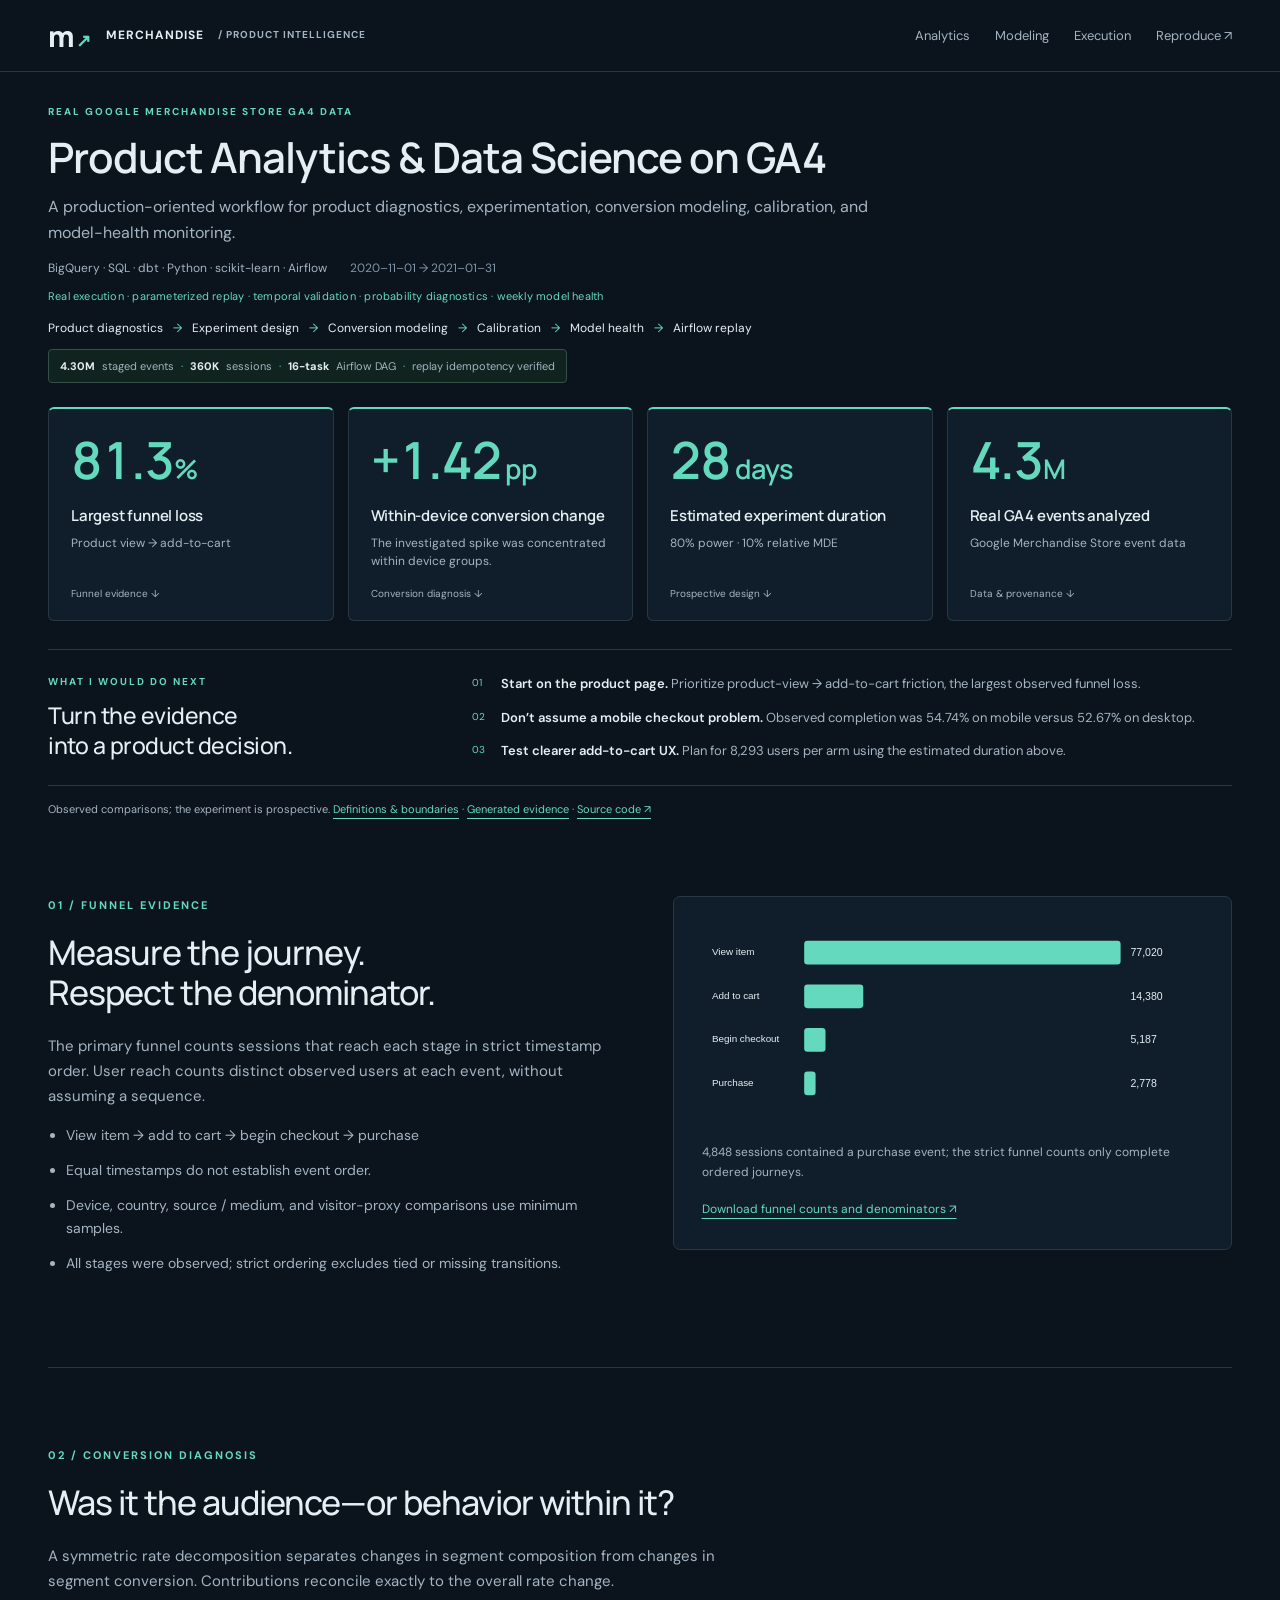
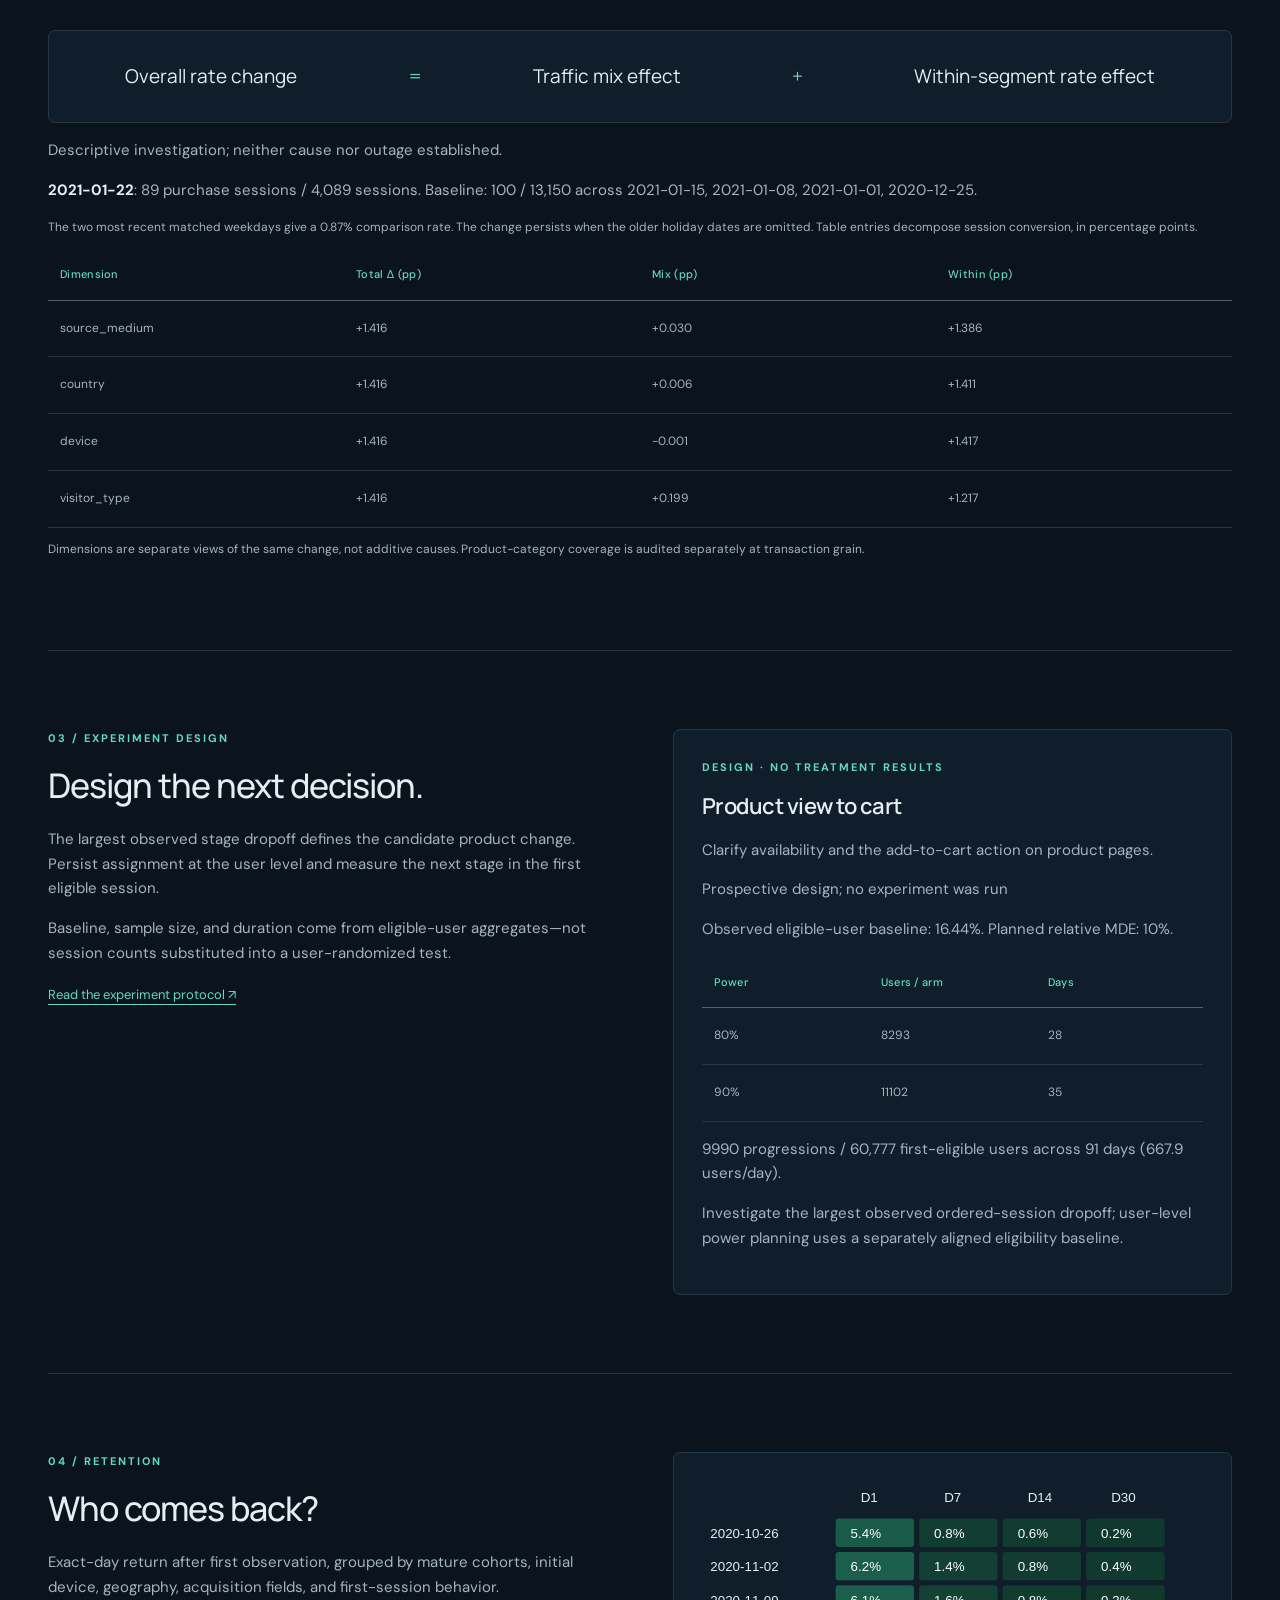
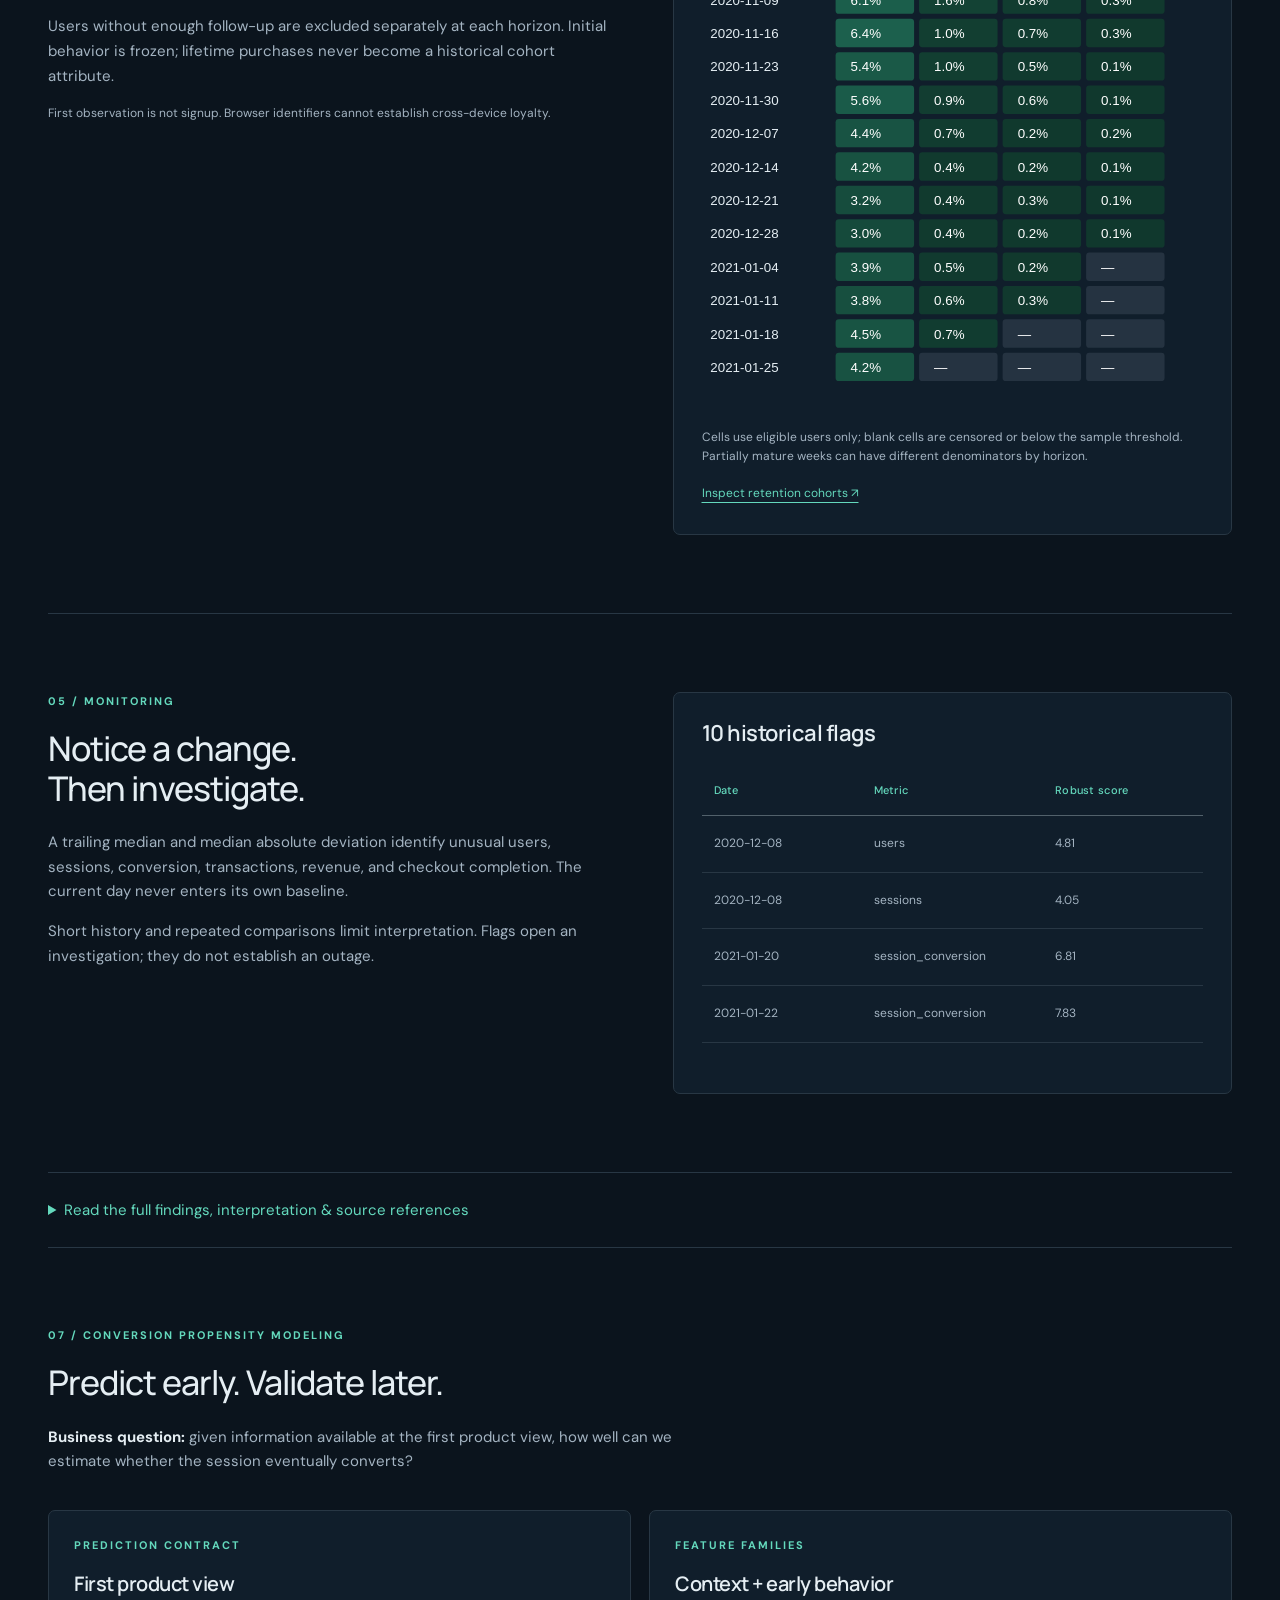
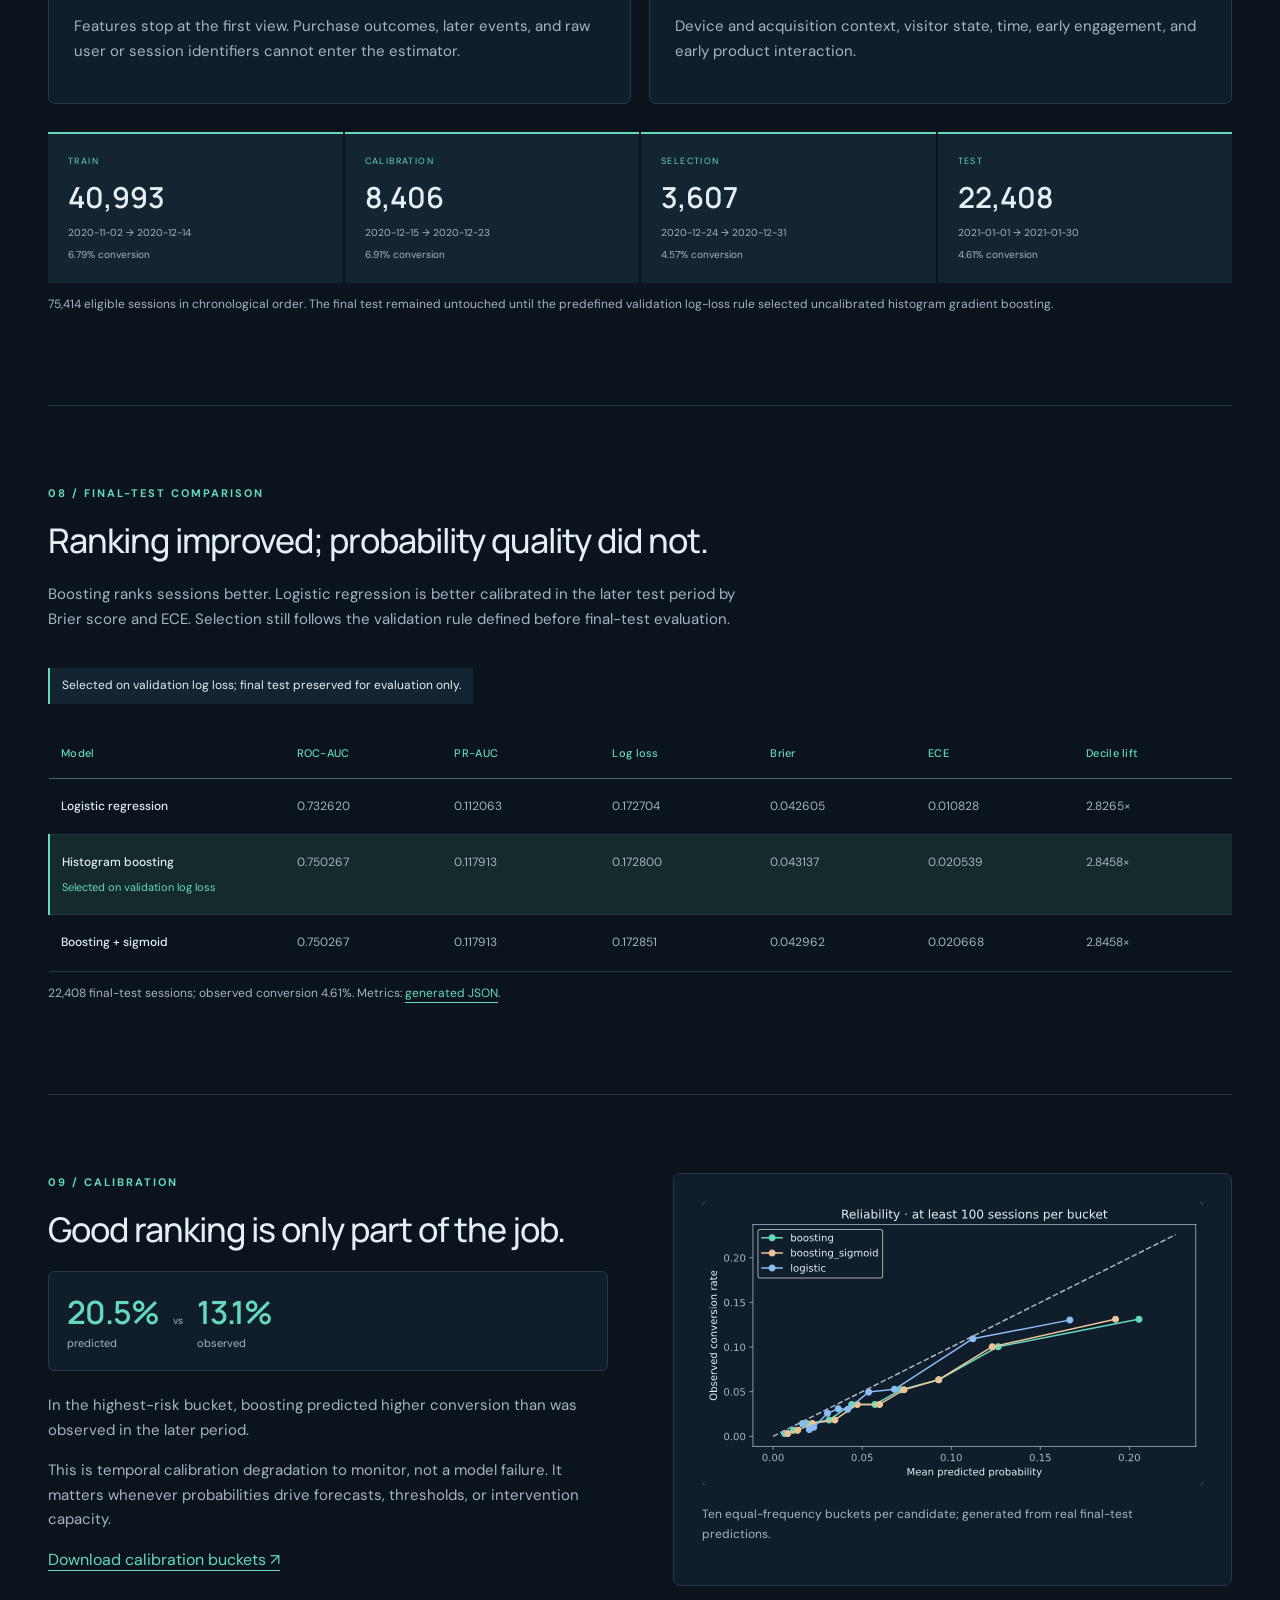
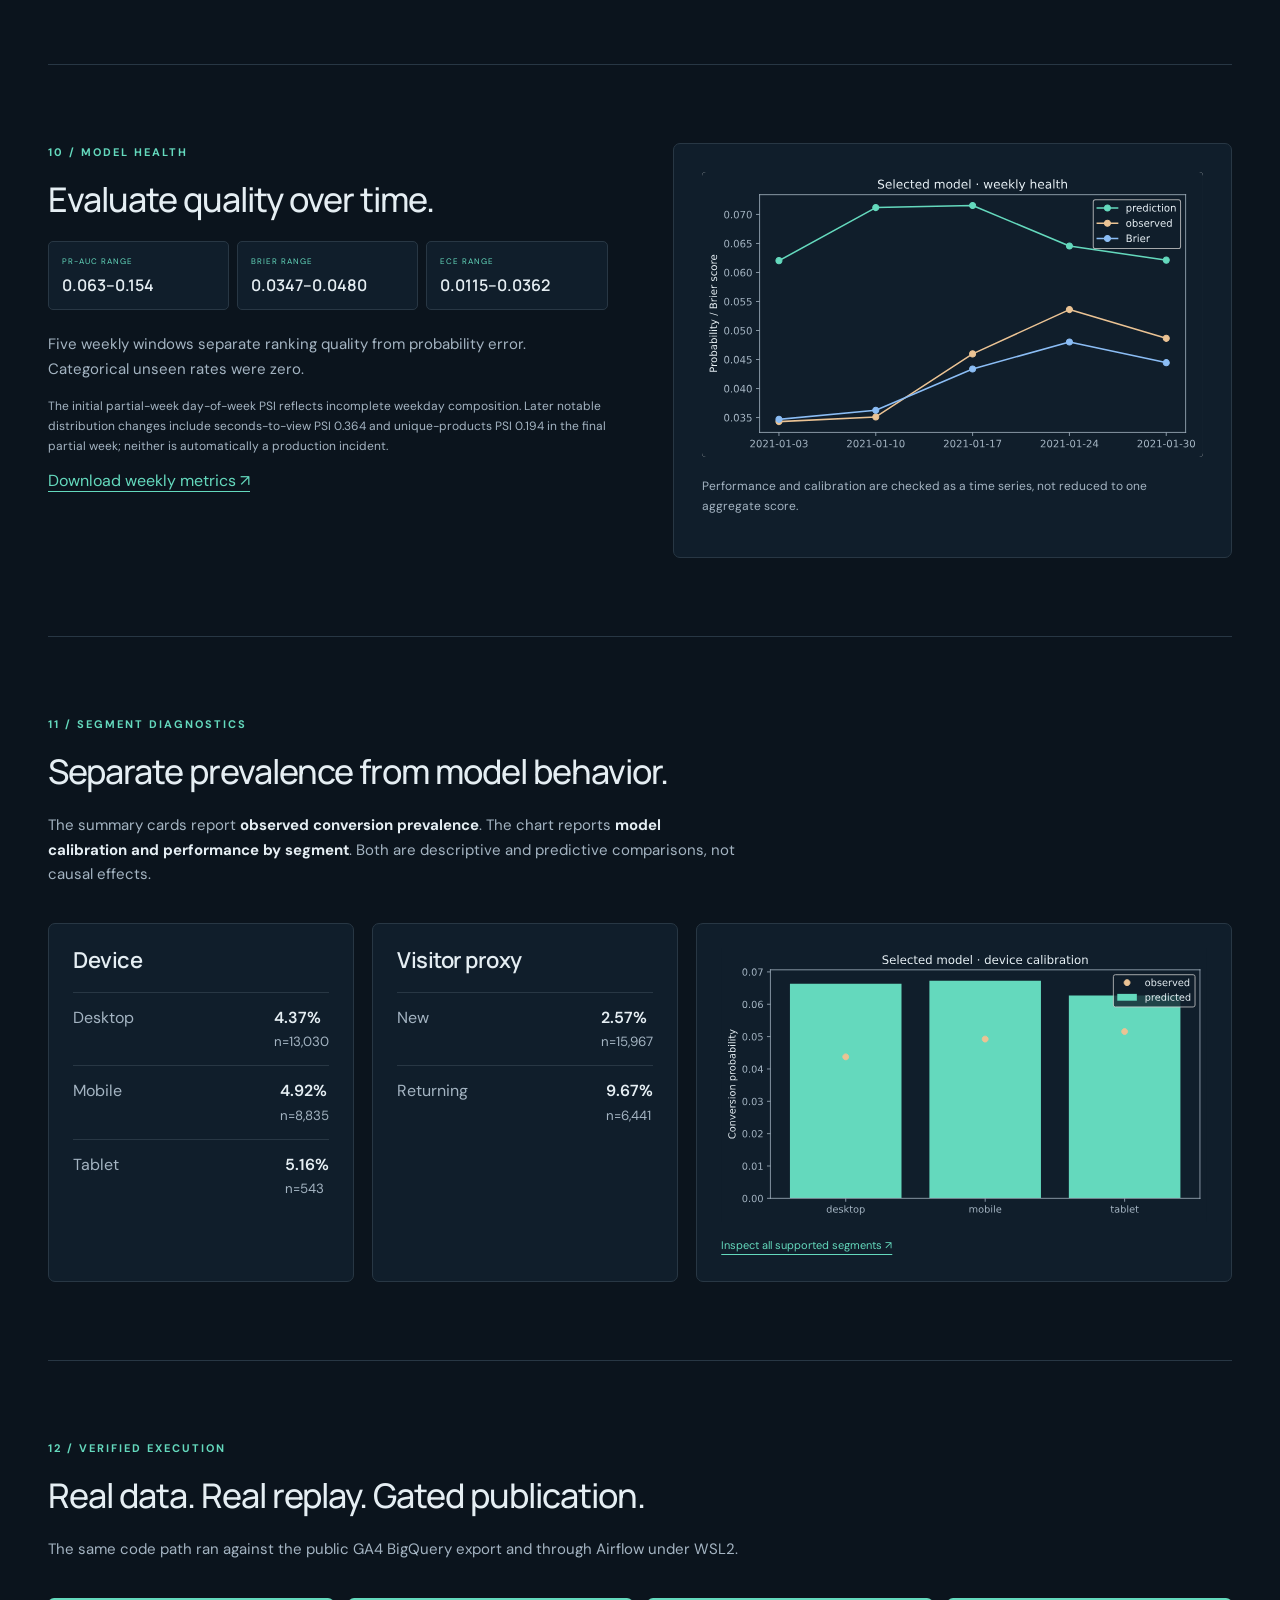
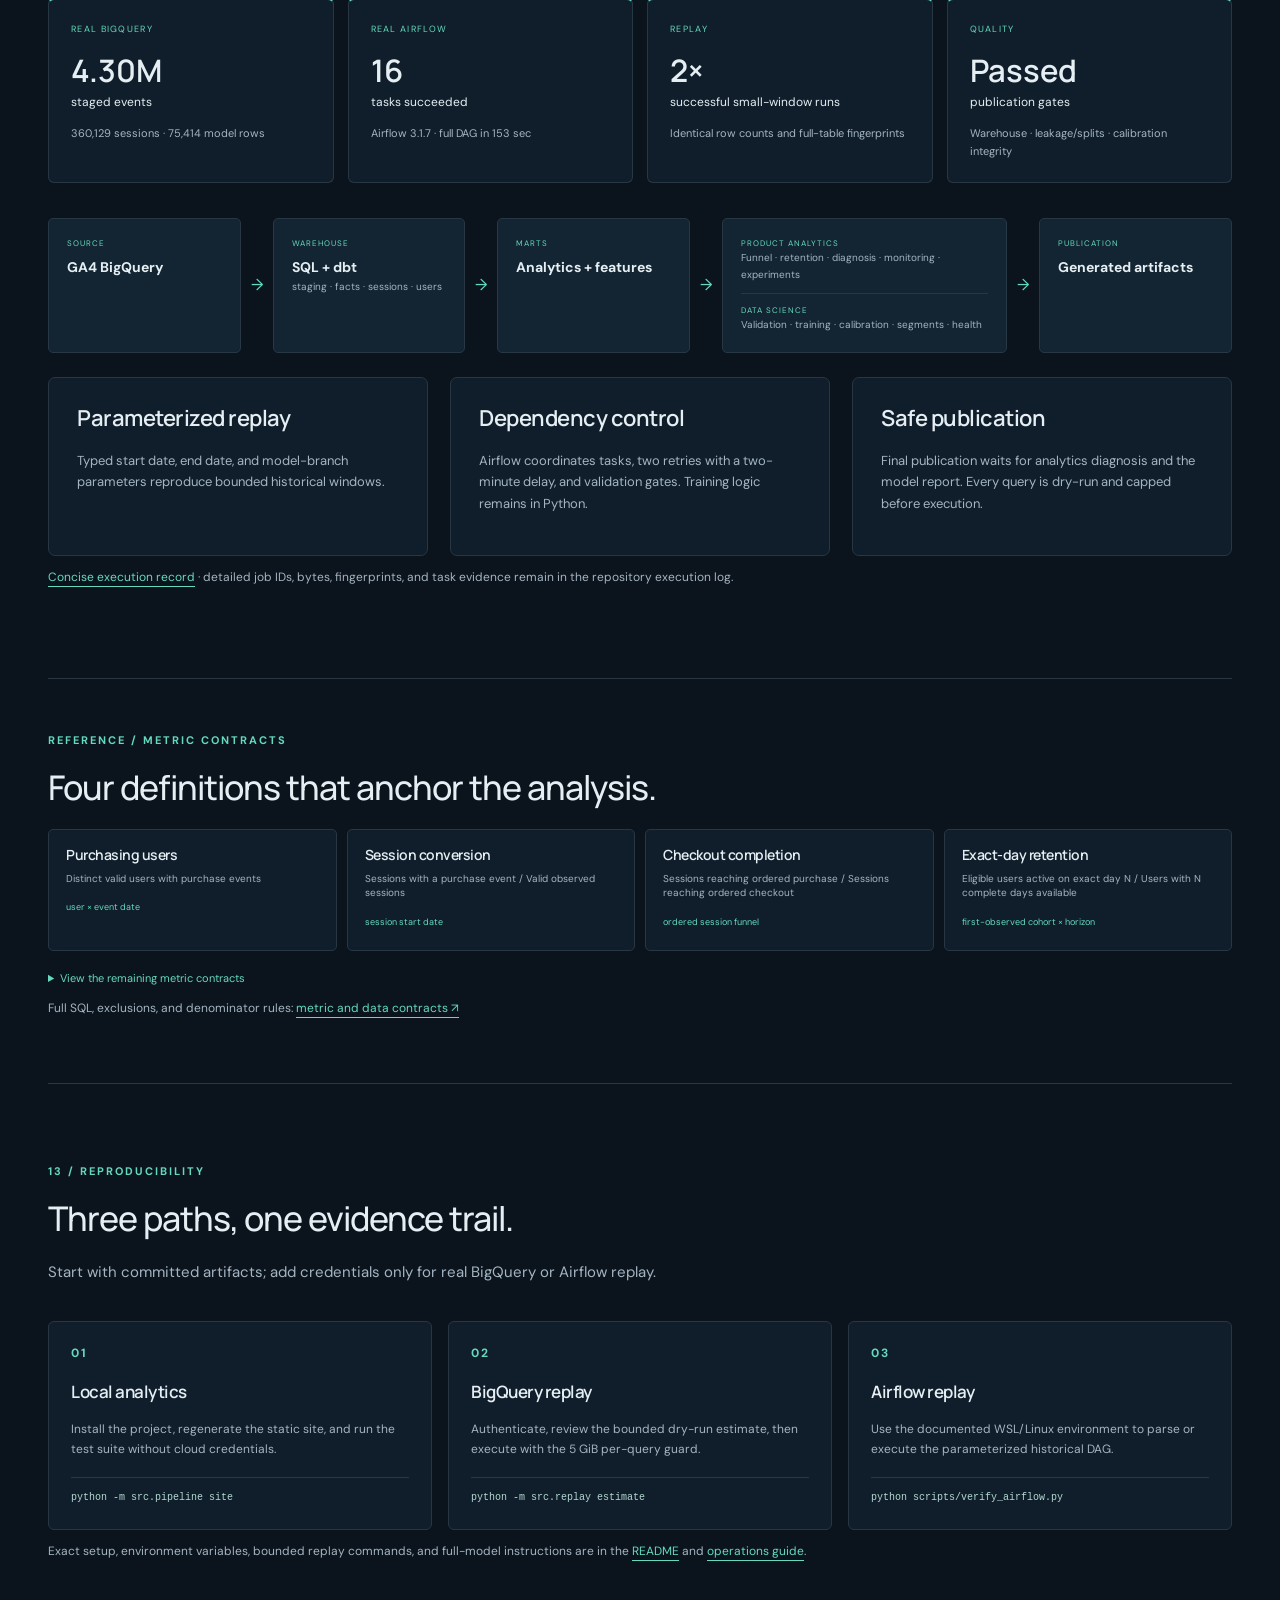
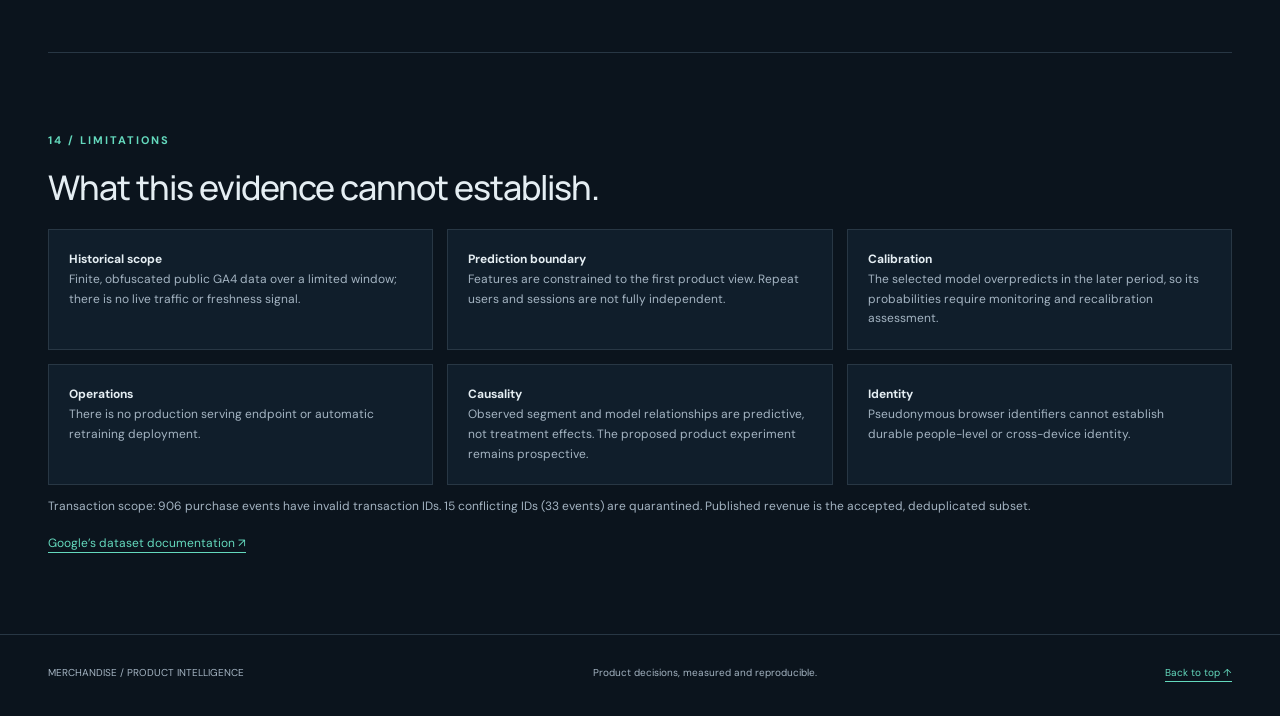
<file: site/index.html>
<!doctype html>
<html lang="en"><head><meta charset="utf-8"><meta name="viewport" content="width=device-width, initial-scale=1">
<meta name="description" content="Production-oriented product analytics and data science on real GA4 data using BigQuery, dbt, Airflow and scikit-learn.">
<title>GA4 Product Analytics &amp; Data Science</title><link rel="stylesheet" href="styles.css"><script src="app.js" defer></script></head>
<body><a class="skip" href="#decisions">Skip to decisions</a>
<header><a class="brand" href="#"><span class="mark">m<span>↗</span></span> MERCHANDISE <small> / PRODUCT INTELLIGENCE</small></a><nav aria-label="Main"><a href="#funnel">Analytics</a><a href="#data-science">Modeling</a><a href="#execution">Execution</a><a href="#reproduce">Reproduce ↗</a></nav></header>
<main>
<section class="hero memo-hero">
  <p class="eyebrow">REAL GOOGLE MERCHANDISE STORE GA4 DATA</p>
  <h1>Product Analytics &amp; Data Science on GA4</h1>
  <p class="intro">A production-oriented workflow for product diagnostics, experimentation, conversion modeling, calibration, and model-health monitoring.</p>
  <p class="tech-line">BigQuery · SQL · dbt · Python · scikit-learn · Airflow <span>2020–11–01 → 2021–01–31</span></p>
  <p class="evidence-line">Real execution · parameterized replay · temporal validation · probability diagnostics · weekly model health</p>
  <p class="workflow-line">Product diagnostics <i>→</i> Experiment design <i>→</i> Conversion modeling <i>→</i> Calibration <i>→</i> Model health <i>→</i> Airflow replay</p>
  <p class="verified-line"><strong>4.30M</strong> staged events <span>·</span> <strong>360K</strong> sessions <span>·</span> <strong>16-task</strong> Airflow DAG <span>·</span> replay idempotency verified</p>
</section>





<section id="results" class="result-grid" aria-label="Four headline results">
  <article class="result-card" data-source="experiment.observed_bottleneck.dropoff_rate">
    <p class="result-value">81.3<span>%</span></p>
    <h2>Largest funnel loss</h2><p>Product view → add-to-cart</p>
    <a href="#funnel">Funnel evidence ↓</a>
  </article>
  <article class="result-card" data-source="investigation.cases[dimension=device].within">

    <p class="result-value">+1.42<span> pp</span></p>
    <h2>Within-device conversion change</h2><p>The investigated spike was concentrated within device groups.</p>

    <a href="#diagnosis">Conversion diagnosis ↓</a>
  </article>
  <article class="result-card" data-source="experiment.scenarios[power=0.8].duration_days">
    <p class="result-value">28<span> days</span></p>
    <h2>Estimated experiment duration</h2><p>80% power · 10% relative MDE</p>
    <a href="#experiment">Prospective design ↓</a>
  </article>
  <article class="result-card" data-source="overview.events">
    <p class="result-value">4.3<span>M</span></p>
    <h2>Real GA4 events analyzed</h2><p>Google Merchandise Store event data</p>
    <a href="#architecture">Data &amp; provenance ↓</a>
  </article>
</section>
<section id="decisions" class="decision-memo">
  <div><p class="eyebrow">WHAT I WOULD DO NEXT</p><h2>Turn the evidence<br> into a product decision.</h2></div>
  <ol class="decision-list">
    <li><strong>Start on the product page.</strong> Prioritize product-view → add-to-cart friction, the largest observed funnel loss.</li>
    <li><strong>Don’t assume a mobile checkout problem.</strong> Observed completion was 54.74% on mobile versus 52.67% on desktop.</li>
    <li><strong>Test clearer add-to-cart UX.</strong> Plan for 8,293 users per arm using the estimated duration above.</li>
  </ol>
</section>
<p class="results-note">Observed comparisons; the experiment is prospective. <a href="#evidence">Definitions &amp; boundaries</a> · <a href="report.json">Generated evidence</a> · <a href="https://github.com/Kohaningithub/google-merchandise-product-analytics">Source code ↗</a></p>

<section id="funnel" class="split"><div><p class="eyebrow">01 / FUNNEL EVIDENCE</p><h2>Measure the journey.<br>Respect the denominator.</h2><p>The primary funnel counts sessions that reach each stage in strict timestamp order. User reach counts distinct observed users at each event, without assuming a sequence.</p><ul class="clean"><li>View item → add to cart → begin checkout → purchase</li><li>Equal timestamps do not establish event order.</li><li>Device, country, source / medium, and visitor-proxy comparisons use minimum samples.</li><li>All stages were observed; strict ordering excludes tied or missing transitions.</li></ul></div><div class="panel"><img src="funnel.svg" alt="Ordered session funnel counts"><p class="caption">4,848 sessions contained a purchase event; the strict funnel counts only complete ordered journeys.</p><a href="funnel.csv">Download funnel counts and denominators ↗</a></div></section>
<section id="diagnosis"><div class="section-heading"><p class="eyebrow">02 / CONVERSION DIAGNOSIS</p><h2>Was it the audience—or behavior within it?</h2><p>A symmetric rate decomposition separates changes in segment composition from changes in segment conversion. Contributions reconcile exactly to the overall rate change.</p></div><div class="decomposition"><span>Overall rate change</span><b>=</b><span>Traffic mix effect</span><b>+</b><span>Within-segment rate effect</span></div><p>Descriptive investigation; neither cause nor outage established.</p><p><strong>2021-01-22</strong>: 89 purchase sessions / 4,089 sessions. Baseline: 100 / 13,150 across 2021-01-15, 2021-01-08, 2021-01-01, 2020-12-25.</p><p class="caption">The two most recent matched weekdays give a 0.87% comparison rate. The change persists when the older holiday dates are omitted. Table entries decompose session conversion, in percentage points.</p><div class="table-wrap"><table><thead><tr><th>Dimension</th><th>Total Δ (pp)</th><th>Mix (pp)</th><th>Within (pp)</th></tr></thead><tbody><tr><td>source_medium</td><td>+1.416</td><td>+0.030</td><td>+1.386</td></tr><tr><td>country</td><td>+1.416</td><td>+0.006</td><td>+1.411</td></tr><tr><td>device</td><td>+1.416</td><td>-0.001</td><td>+1.417</td></tr><tr><td>visitor_type</td><td>+1.416</td><td>+0.199</td><td>+1.217</td></tr></tbody></table></div><p class="caption">Dimensions are separate views of the same change, not additive causes. Product-category coverage is audited separately at transaction grain.</p></section>
<section id="experiment" class="split"><div><p class="eyebrow">03 / EXPERIMENT DESIGN</p><h2>Design the next decision.</h2><p>The largest observed stage dropoff defines the candidate product change. Persist assignment at the user level and measure the next stage in the first eligible session.</p><p>Baseline, sample size, and duration come from eligible-user aggregates—not session counts substituted into a user-randomized test.</p><a class="text-link" href="https://github.com/Kohaningithub/google-merchandise-product-analytics/blob/main/docs/experiment-design.md">Read the experiment protocol ↗</a></div><div class="panel"><p class="eyebrow">DESIGN · NO TREATMENT RESULTS</p><h3>Product view to cart</h3><p>Clarify availability and the add-to-cart action on product pages.</p><p>Prospective design; no experiment was run</p><p>Observed eligible-user baseline: 16.44%. Planned relative MDE: 10%.</p><table><thead><tr><th>Power</th><th>Users / arm</th><th>Days</th></tr></thead><tbody><tr><td>80%</td><td>8293</td><td>28</td></tr><tr><td>90%</td><td>11102</td><td>35</td></tr></tbody></table><p>9990 progressions / 60,777 first-eligible users across 91 days (667.9 users/day).</p><p>Investigate the largest observed ordered-session dropoff; user-level power planning uses a separately aligned eligibility baseline.</p></div></section>
<section id="retention" class="split"><div><p class="eyebrow">04 / RETENTION</p><h2>Who comes back?</h2><p>Exact-day return after first observation, grouped by mature cohorts, initial device, geography, acquisition fields, and first-session behavior.</p><p>Users without enough follow-up are excluded separately at each horizon. Initial behavior is frozen; lifetime purchases never become a historical cohort attribute.</p><p class="caption">First observation is not signup. Browser identifiers cannot establish cross-device loyalty.</p></div><div class="panel"><img src="retention.svg" alt="Exact-day retention by first-observed week"><p class="caption">Cells use eligible users only; blank cells are censored or below the sample threshold. Partially mature weeks can have different denominators by horizon.</p><a href="retention.csv">Inspect retention cohorts ↗</a></div></section>
<section id="monitoring" class="split"><div><p class="eyebrow">05 / MONITORING</p><h2>Notice a change.<br>Then investigate.</h2><p>A trailing median and median absolute deviation identify unusual users, sessions, conversion, transactions, revenue, and checkout completion. The current day never enters its own baseline.</p><p>Short history and repeated comparisons limit interpretation. Flags open an investigation; they do not establish an outage.</p></div><div class="panel"><h3>10 historical flags</h3><div class="scroll"><table><thead><tr><th>Date</th><th>Metric</th><th>Robust score</th></tr></thead><tbody><tr><td>2020-12-08</td><td>users</td><td>4.81</td></tr><tr><td>2020-12-08</td><td>sessions</td><td>4.05</td></tr><tr><td>2021-01-20</td><td>session_conversion</td><td>6.81</td></tr><tr><td>2021-01-22</td><td>session_conversion</td><td>7.83</td></tr><tr><td>2021-01-20</td><td>transactions</td><td>4.97</td></tr><tr><td>2021-01-22</td><td>transactions</td><td>5.69</td></tr><tr><td>2021-01-19</td><td>revenue_usd</td><td>3.55</td></tr><tr><td>2021-01-20</td><td>revenue_usd</td><td>7.75</td></tr><tr><td>2021-01-21</td><td>revenue_usd</td><td>4.22</td></tr><tr><td>2021-01-22</td><td>revenue_usd</td><td>5.43</td></tr></tbody></table></div></div></section>
<details class="evidence-details"><summary>Read the full findings, interpretation & source references</summary><section id="evidence"><div class="section-heading"><p class="eyebrow">06 / EVIDENCE & BOUNDARIES</p><h2>Finding details & provenance.</h2><p>Funnel friction, repeat behavior, and changes in performance—connected to a concrete next action.</p></div>
<div class="cards"><article><p class="eyebrow">OBSERVED FINDING</p><h3>Largest drop-off: product view to cart</h3><p class="evidence">14,380 of 77,020 eligible sessions progressed; 81.3% did not. End-to-end completion was 3.6%.</p><p>This is the largest proportional loss in the observable sequence; it is not proof of avoidable UX friction.</p><p><strong>Next action</strong><br>Clarify availability and the add-to-cart action on product pages. Validate event order before testing.</p><small>Descriptive sequence, not a causal effect.</small><details><summary>Trace this finding</summary><code>inputs/mart_funnel.json</code><br><code>experiment.observed_bottleneck</code><br><a href="report.json">Generated report ↗</a></details></article><article><p class="eyebrow">OBSERVED FINDING</p><h3>Device checkout comparison</h3><p class="evidence">Mobile 54.74%; desktop 52.67%. Difference +2.06 percentage points.</p><p>Wilson intervals and eligible counts are available in the aggregate download.</p><p><strong>Next action</strong><br>Do not prioritize mobile checkout based on an assumed deficit; test the larger observed funnel bottleneck first.</p><small>Exploratory association; multiple segment comparisons are not confirmatory tests.</small><details><summary>Trace this finding</summary><code>inputs/mart_segments.json</code><br><code>segments</code><br><a href="report.json">Generated report ↗</a></details></article><article><p class="eyebrow">OBSERVED FINDING</p><h3>A real conversion change on 2021-01-22</h3><p class="evidence">Session conversion was 2.18%, versus 0.76% across prior matched weekdays. Device mix contributed -0.001 pp; within-device rates +1.417 pp.</p><p>The change remains visible against the two most recent matched weekdays; the full baseline includes holiday dates.</p><p><strong>Next action</strong><br>Review changes in traffic quality, product demand and instrumentation across devices. Do not attribute the change to a release without independent evidence.</p><small>Descriptive decomposition; no product incident or causal explanation is established.</small><details><summary>Trace this finding</summary><code>inputs/mart_segments.json</code><br><code>inputs/mart_daily_product_metrics.json</code><br><code>investigation</code><br><a href="report.json">Generated report ↗</a></details></article><article><p class="eyebrow">OBSERVED FINDING</p><h3>Return on the seventh day</h3><p class="evidence">1,966 of 250,712 eligible first-observed users returned on exact D7 (0.8%).</p><p>This is browser-level return behavior, not signup retention.</p><p><strong>Next action</strong><br>Compare mature cohorts and first-session behavior before planning retention interventions.</p><small>No claim that carting or purchasing causes return.</small><details><summary>Trace this finding</summary><code>inputs/mart_retention.json</code><br><a href="report.json">Generated report ↗</a></details></article><article><p class="eyebrow">PROSPECTIVE DESIGN</p><h3>A testable next product decision</h3><p class="evidence">The eligible-user baseline is 16.44%. A 10% relative MDE requires 8,293 users per arm at 80% power (~28 days), or 11,102 at 90% (~35 days).</p><p>Duration uses observed eligible traffic and full weeks; holiday seasonality limits forecasts.</p><p><strong>Next action</strong><br>Clarify availability and the add-to-cart action on product pages. Randomize users with persistent assignment.</p><small>Prospective design at two-sided 5% alpha and 50/50 allocation; no treatment result.</small><details><summary>Trace this finding</summary><code>inputs/mart_experiment.json</code><br><code>experiment</code><br><a href="report.json">Generated report ↗</a></details></article></div>
</section>
</details>


<section id="data-science">
  <div class="section-heading"><p class="eyebrow">07 / CONVERSION PROPENSITY MODELING</p><h2>Predict early. Validate later.</h2><p><strong>Business question:</strong> given information available at the first product view, how well can we estimate whether the session eventually converts?</p></div>
  <div class="contract-grid">
    <article><p class="eyebrow">PREDICTION CONTRACT</p><h3>First product view</h3><p>Features stop at the first view. Purchase outcomes, later events, and raw user or session identifiers cannot enter the estimator.</p></article>
    <article><p class="eyebrow">FEATURE FAMILIES</p><h3>Context + early behavior</h3><p>Device and acquisition context, visitor state, time, early engagement, and early product interaction.</p></article>
  </div>
  <div class="timeline" aria-label="Chronological model validation split">
    <div><small>TRAIN</small><b>40,993</b><span>2020-11-02 → 2020-12-14</span><em>6.79% conversion</em></div><div><small>CALIBRATION</small><b>8,406</b><span>2020-12-15 → 2020-12-23</span><em>6.91% conversion</em></div><div><small>SELECTION</small><b>3,607</b><span>2020-12-24 → 2020-12-31</span><em>4.57% conversion</em></div><div><small>TEST</small><b>22,408</b><span>2021-01-01 → 2021-01-30</span><em>4.61% conversion</em></div>
  </div>
  <p class="caption">75,414 eligible sessions in chronological order. The final test remained untouched until the predefined validation log-loss rule selected uncalibrated histogram gradient boosting.</p>
</section>
<section id="model-comparison">
  <div class="section-heading"><p class="eyebrow">08 / FINAL-TEST COMPARISON</p><h2>Ranking improved; probability quality did not.</h2><p>Boosting ranks sessions better. Logistic regression is better calibrated in the later test period by Brier score and ECE. Selection still follows the validation rule defined before final-test evaluation.</p></div>
  <p class="selection-note">Selected on validation log loss; final test preserved for evaluation only.</p>
  <div class="table-wrap"><table class="model-table"><thead><tr><th>Model</th><th>ROC-AUC</th><th>PR-AUC</th><th>Log loss</th><th>Brier</th><th>ECE</th><th>Decile lift</th></tr></thead><tbody>
  <tr class=""><td><strong>Logistic regression</strong></td><td>0.732620</td><td>0.112063</td><td>0.172704</td><td>0.042605</td><td>0.010828</td><td>2.8265×</td></tr><tr class="selected-row"><td><strong>Histogram boosting</strong><small>Selected on validation log loss</small></td><td>0.750267</td><td>0.117913</td><td>0.172800</td><td>0.043137</td><td>0.020539</td><td>2.8458×</td></tr><tr class=""><td><strong>Boosting + sigmoid</strong></td><td>0.750267</td><td>0.117913</td><td>0.172851</td><td>0.042962</td><td>0.020668</td><td>2.8458×</td></tr>
  </tbody></table></div>
  <p class="caption">22,408 final-test sessions; observed conversion 4.61%. Metrics: <a href="model/model_metrics.json">generated JSON</a>.</p>
</section>
<section id="calibration" class="split">
  <div><p class="eyebrow">09 / CALIBRATION</p><h2>Good ranking is only part of the job.</h2><div class="calibration-callout"><span><b>20.5%</b> predicted</span><i>vs</i><span><b>13.1%</b> observed</span></div><p>In the highest-risk bucket, boosting predicted higher conversion than was observed in the later period.</p><p>This is temporal calibration degradation to monitor, not a model failure. It matters whenever probabilities drive forecasts, thresholds, or intervention capacity.</p><a href="model/model_calibration.csv">Download calibration buckets ↗</a></div>
  <div class="panel"><img src="model/model_calibration.svg" alt="Predicted conversion probability versus observed conversion by model and bucket"><p class="caption">Ten equal-frequency buckets per candidate; generated from real final-test predictions.</p></div>
</section>
<section id="model-health" class="split">
  <div><p class="eyebrow">10 / MODEL HEALTH</p><h2>Evaluate quality over time.</h2><div class="health-summary"><span><small>PR-AUC RANGE</small><b>0.063–0.154</b></span><span><small>BRIER RANGE</small><b>0.0347–0.0480</b></span><span><small>ECE RANGE</small><b>0.0115–0.0362</b></span></div><p>Five weekly windows separate ranking quality from probability error. Categorical unseen rates were zero.</p><p class="caption">The initial partial-week day-of-week PSI reflects incomplete weekday composition. Later notable distribution changes include seconds-to-view PSI 0.364 and unique-products PSI 0.194 in the final partial week; neither is automatically a production incident.</p><a href="model/model_health.csv">Download weekly metrics ↗</a></div>
  <div class="panel"><img src="model/model_health.svg" alt="Weekly PR-AUC, Brier score, log loss and calibration error"><p class="caption">Performance and calibration are checked as a time series, not reduced to one aggregate score.</p></div>
</section>
<section id="segments">
  <div class="section-heading"><p class="eyebrow">11 / SEGMENT DIAGNOSTICS</p><h2>Separate prevalence from model behavior.</h2><p>The summary cards report <strong>observed conversion prevalence</strong>. The chart reports <strong>model calibration and performance by segment</strong>. Both are descriptive and predictive comparisons, not causal effects.</p></div>
  <div class="segment-grid"><article><h3>Device</h3><dl><div><dt>Desktop</dt><dd>4.37% <small>n=13,030</small></dd></div><div><dt>Mobile</dt><dd>4.92% <small>n=8,835</small></dd></div><div><dt>Tablet</dt><dd>5.16% <small>n=543</small></dd></div></dl></article><article><h3>Visitor proxy</h3><dl><div><dt>New</dt><dd>2.57% <small>n=15,967</small></dd></div><div><dt>Returning</dt><dd>9.67% <small>n=6,441</small></dd></div></dl></article><article class="segment-chart"><img src="model/model_segments.svg" alt="Model performance for supported segments"><a href="model/model_segment_metrics.csv">Inspect all supported segments ↗</a></article></div>
</section>

<section id="execution">
  <div class="section-heading"><p class="eyebrow">12 / VERIFIED EXECUTION</p><h2>Real data. Real replay. Gated publication.</h2><p>The same code path ran against the public GA4 BigQuery export and through Airflow under WSL2.</p></div>
  <div class="evidence-grid"><article><small>REAL BIGQUERY</small><b>4.30M</b><span>staged events</span><p>360,129 sessions · 75,414 model rows</p></article><article><small>REAL AIRFLOW</small><b>16</b><span>tasks succeeded</span><p>Airflow 3.1.7 · full DAG in 153 sec</p></article><article><small>REPLAY</small><b>2×</b><span>successful small-window runs</span><p>Identical row counts and full-table fingerprints</p></article><article><small>QUALITY</small><b>Passed</b><span>publication gates</span><p>Warehouse · leakage/splits · calibration integrity</p></article></div>
  <div class="workflow" aria-label="Implemented analytics and data science workflow"><div><small>SOURCE</small><b>GA4 BigQuery</b></div><i>→</i><div><small>WAREHOUSE</small><b>SQL + dbt</b><span>staging · facts · sessions · users</span></div><i>→</i><div><small>MARTS</small><b>Analytics + features</b></div><i>→</i><div class="branch"><span><small>PRODUCT ANALYTICS</small>Funnel · retention · diagnosis · monitoring · experiments</span><span><small>DATA SCIENCE</small>Validation · training · calibration · segments · health</span></div><i>→</i><div><small>PUBLICATION</small><b>Generated artifacts</b></div></div>
  <div class="cards airflow-cards"><article><h3>Parameterized replay</h3><p>Typed start date, end date, and model-branch parameters reproduce bounded historical windows.</p></article><article><h3>Dependency control</h3><p>Airflow coordinates tasks, two retries with a two-minute delay, and validation gates. Training logic remains in Python.</p></article><article><h3>Safe publication</h3><p>Final publication waits for analytics diagnosis and the model report. Every query is dry-run and capped before execution.</p></article></div>
  <p class="caption"><a href="execution-evidence.json">Concise execution record</a> · detailed job IDs, bytes, fingerprints, and task evidence remain in the repository execution log.</p>
</section>
<section id="kpis" class="compact-contracts"><div class="section-heading"><p class="eyebrow">REFERENCE / METRIC CONTRACTS</p><h2>Four definitions that anchor the analysis.</h2></div><div class="contract-list"><article><h3>Purchasing users</h3><p>Distinct valid users with purchase events</p><small>user × event date</small></article><article><h3>Session conversion</h3><p>Sessions with a purchase event / Valid observed sessions</p><small>session start date</small></article><article><h3>Checkout completion</h3><p>Sessions reaching ordered purchase / Sessions reaching ordered checkout</p><small>ordered session funnel</small></article><article><h3>Exact-day retention</h3><p>Eligible users active on exact day N / Users with N complete days available</p><small>first-observed cohort × horizon</small></article></div><details class="contract-details"><summary>View the remaining metric contracts</summary><div class="table-wrap"><table><thead><tr><th>Metric</th><th>Definition</th><th>Boundary</th></tr></thead><tbody><tr><td><strong>Revenue per active user</strong><small>event / purchase date</small></td><td>Deduplicated observed transaction USD revenue / Distinct valid active users</td><td>Revenue includes transactions without valid users. Withhold decision use if missing revenue or identity coverage is material.</td></tr><tr><td><strong>Average order value</strong><small>transaction / purchase date</small></td><td>Observed USD revenue / Valid distinct transactions</td><td>Incomplete if any transaction revenue is missing; gross purchase value, not net refunds.</td></tr><tr><td><strong>Funnel inputs</strong><small>session</small></td><td>Sessions with product view / cart / checkout events / Valid sessions for rates</td><td>Unordered presence inputs differ from ordered funnel stage counts.</td></tr><tr><td><strong>Transaction rate</strong><small>session</small></td><td>Deduplicated transactions linked to valid sessions / Valid sessions</td><td>Can exceed one; do not label as conversion probability.</td></tr></tbody></table></div></details><p class="caption">Full SQL, exclusions, and denominator rules: <a href="https://github.com/Kohaningithub/google-merchandise-product-analytics/blob/main/docs/data-dictionary.md">metric and data contracts ↗</a></p></section>
<section id="reproduce"><div class="section-heading"><p class="eyebrow">13 / REPRODUCIBILITY</p><h2>Three paths, one evidence trail.</h2><p>Start with committed artifacts; add credentials only for real BigQuery or Airflow replay.</p></div><div class="repro-grid concise-repro"><article><p class="eyebrow">01</p><h3>Local analytics</h3><p>Install the project, regenerate the static site, and run the test suite without cloud credentials.</p><code>python -m src.pipeline site</code></article><article><p class="eyebrow">02</p><h3>BigQuery replay</h3><p>Authenticate, review the bounded dry-run estimate, then execute with the 5 GiB per-query guard.</p><code>python -m src.replay estimate</code></article><article><p class="eyebrow">03</p><h3>Airflow replay</h3><p>Use the documented WSL/Linux environment to parse or execute the parameterized historical DAG.</p><code>python scripts/verify_airflow.py</code></article></div><p class="caption">Exact setup, environment variables, bounded replay commands, and full-model instructions are in the <a href="https://github.com/Kohaningithub/google-merchandise-product-analytics#reproduce">README</a> and <a href="https://github.com/Kohaningithub/google-merchandise-product-analytics/blob/main/docs/model-operations.md">operations guide</a>.</p></section>
<section id="limitations" class="limitations"><p class="eyebrow">14 / LIMITATIONS</p><h2>What this evidence cannot establish.</h2><div class="limitation-grid"><p><strong>Historical scope</strong><br>Finite, obfuscated public GA4 data over a limited window; there is no live traffic or freshness signal.</p><p><strong>Prediction boundary</strong><br>Features are constrained to the first product view. Repeat users and sessions are not fully independent.</p><p><strong>Calibration</strong><br>The selected model overpredicts in the later period, so its probabilities require monitoring and recalibration assessment.</p><p><strong>Operations</strong><br>There is no production serving endpoint or automatic retraining deployment.</p><p><strong>Causality</strong><br>Observed segment and model relationships are predictive, not treatment effects. The proposed product experiment remains prospective.</p><p><strong>Identity</strong><br>Pseudonymous browser identifiers cannot establish durable people-level or cross-device identity.</p></div><p class="caption">Transaction scope: 906 purchase events have invalid transaction IDs. 15 conflicting IDs (33 events) are quarantined. Published revenue is the accepted, deduplicated subset.</p><a href="https://developers.google.com/analytics/bigquery/web-ecommerce-demo-dataset">Google’s dataset documentation ↗</a></section></main><footer><span>MERCHANDISE / PRODUCT INTELLIGENCE</span><span>Product decisions, measured and reproducible.</span><a href="#">Back to top ↑</a></footer></body></html>
</file>
<file: site/styles.css>
@import url('https://fonts.googleapis.com/css2?family=DM+Sans:wght@400;500;600;700&family=Manrope:wght@400;500;600;700;800&display=swap');
:root{--bg:#0b141d;--panel:#101e2b;--line:#283744;--ink:#e5eef3;--muted:#a4b4c2;--accent:#64d9bd;--warm:#ebc394}*{box-sizing:border-box}html{scroll-behavior:smooth;scroll-padding-top:30px}body{margin:0;background:var(--bg);color:var(--ink);font-family:'DM Sans',sans-serif;line-height:1.65}a{color:var(--accent);text-underline-offset:5px}a:hover{color:white}a:focus-visible,summary:focus-visible{outline:2px solid var(--warm);outline-offset:6px}.skip{position:absolute;left:20px;top:-80px;background:var(--bg);padding:15px}.skip:focus{top:10px}header,main,footer{max-width:1280px;margin:auto;padding:0 48px}header{height:100px;display:flex;align-items:center;justify-content:space-between;border-bottom:1px solid var(--line)}.brand{text-decoration:none;color:var(--ink);font-size:12px;font-weight:700;letter-spacing:1px;display:flex;align-items:center;gap:14px}.brand small{font-size:10px;color:var(--muted)}.mark{font:800 29px Manrope;position:relative}.mark span{font-size:18px;color:var(--accent)}nav{display:flex;gap:25px;font-size:13px}nav a{text-decoration:none;color:var(--muted)}section{padding:78px 0;border-bottom:1px solid var(--line)}.hero{display:grid;grid-template-columns:1.45fr 1fr;gap:65px;padding:86px 0 70px;align-items:center;border:0}.eyebrow{color:var(--accent);font-size:11px;letter-spacing:2px;font-weight:700;margin:0 0 18px}h1,h2,h3{font-family:Manrope,sans-serif;line-height:1.18;letter-spacing:-1px}h1{font-size:clamp(38px,4.5vw,60px);font-weight:500;margin:0 0 25px}h1 em{font-style:normal;color:var(--accent)}h2{font-size:34px;font-weight:500;margin:0 0 22px}h3{font-size:22px;font-weight:600;letter-spacing:-.5px;margin:0 0 18px}p{color:var(--muted);font-size:15px}p strong{color:var(--ink)}.intro{font-size:18px;max-width:580px}.subtle{font-size:12px}.actions{display:flex;align-items:center;gap:25px;margin-top:30px}.button{display:inline-flex;gap:24px;padding:12px 19px;background:var(--accent);color:#0b2523;text-decoration:none;font-size:13px;font-weight:700;border-radius:4px}.button:hover{background:#a2ecd9;color:#0b2523}.text-link{font-size:13px}.hero-card{background:linear-gradient(135deg,#182c3b,#11202a);border:1px solid #365046;padding:30px;border-radius:10px;box-shadow:0 20px 60px #0003}.card-top{display:flex;align-items:center;gap:8px;font-size:10px;letter-spacing:1.5px;color:var(--accent);margin-bottom:28px}.dot{height:6px;width:6px;border-radius:50%;background:var(--accent)}.hero-card h2{font-size:28px}.hero-card p{font-size:13px}.status-row{display:flex;justify-content:space-between;gap:12px;border-top:1px solid #ffffff14;padding:12px 0;font-size:11px}.status-row span{color:var(--muted)}.status-row b{font-weight:500}.hero-card a{font-size:11px;display:block;margin-top:16px}.stack{display:flex;justify-content:space-between;padding:25px 0;border-top:1px solid var(--line);border-bottom:1px solid var(--line);font-size:13px;color:var(--muted);gap:18px;flex-wrap:wrap}.section-heading{max-width:690px;margin-bottom:36px}.cards{display:grid;grid-template-columns:repeat(3,1fr);gap:22px}.cards article,.panel{padding:28px;background:var(--panel);border:1px solid var(--line);border-radius:7px}.cards article p,.cards article small{font-size:13px}.cards article small{color:var(--warm)}.evidence{color:var(--ink)}.notice{display:flex;gap:26px;padding:30px;border:1px solid #665640;background:#211e1a;border-radius:7px}.notice-icon{color:var(--warm);font-size:28px}.notice h3{color:var(--warm);font-size:21px}.notice p{margin-bottom:12px;max-width:900px}.notice a{font-size:13px}.architecture{display:flex;align-items:center;gap:18px}.architecture>div{flex:1;background:var(--panel);border:1px solid var(--line);padding:25px 19px;border-radius:5px}.architecture small,.architecture b,.architecture span{display:block}.architecture small{color:var(--accent);font-size:9px;letter-spacing:1.5px}.architecture b{font-size:18px;margin:8px 0}.architecture span{color:var(--muted);font-size:11px}.architecture i{color:var(--accent);font-style:normal}.caption{font-size:12px}.split{display:grid;grid-template-columns:1fr 1fr;gap:65px;align-items:start}.clean{padding-left:18px;color:var(--muted);font-size:14px}.clean li{margin:12px 0}.journey{display:grid;gap:10px;margin:25px 0}.journey span{padding:9px 15px;border-left:2px solid var(--accent);background:#18313a;color:var(--accent);font:12px monospace}.panel img{width:100%;height:auto}.panel>a{font-size:12px}.formula{font-family:monospace;color:var(--accent);font-size:16px;padding:25px 0}.table-wrap{overflow:auto}table{border-collapse:collapse;width:100%;font-size:12px;text-align:left}th{color:var(--accent);font-size:11px;font-weight:500;letter-spacing:.3px;padding:16px 12px;border-bottom:1px solid #52616b}td{padding:18px 12px;color:var(--muted);border-bottom:1px solid var(--line);vertical-align:top;min-width:120px}td strong{color:var(--ink);font-weight:500}td small{display:block;margin-top:5px;font-size:11px}details{margin-top:10px}summary{color:var(--accent);cursor:pointer}code{font-size:12px;color:#b2d9d2;overflow-wrap:anywhere}details code{display:block;margin-top:10px}.scroll{max-height:300px;overflow:auto}.decomposition{display:flex;align-items:center;justify-content:space-around;gap:20px;padding:30px;background:var(--panel);border:1px solid var(--line);border-radius:7px;font-family:Manrope;font-size:19px}.decomposition b{color:var(--accent);font-weight:400}pre{background:var(--panel);border:1px solid var(--line);border-radius:7px;padding:25px;margin:0;overflow:auto}pre code{font-size:12px}.limitations{border-bottom:0}.limitations .cards p{font-size:13px;margin:0}.limitations>a{font-size:12px}footer{border-top:1px solid var(--line);display:flex;justify-content:space-between;gap:25px;padding-top:30px;padding-bottom:35px;color:var(--muted);font-size:10px}@media(max-width:1000px){header,main,footer{padding-left:26px;padding-right:26px}.brand small{display:none}.hero{gap:30px}.actions{flex-wrap:wrap}.split{gap:30px}.architecture{gap:8px}.architecture>div{padding:18px 10px}.cards{gap:14px}.cards article{padding:20px}}@media(max-width:720px){header{height:80px}nav{gap:14px}nav a:first-child{display:none}.brand{font-size:10px}.hero,.split{grid-template-columns:1fr;gap:30px}.hero{padding:55px 0 40px}h1{font-size:43px}h2{font-size:29px}section{padding:50px 0}.cards{grid-template-columns:1fr}.architecture{display:grid;grid-template-columns:1fr}.architecture i{text-align:center;transform:rotate(90deg)}.stack{justify-content:start;gap:12px 25px}.decomposition{flex-direction:column;gap:10px;font-size:18px}footer{flex-direction:column;gap:12px}.notice{padding:22px;gap:15px}.table-wrap table{min-width:720px}}@media(prefers-reduced-motion:reduce){html{scroll-behavior:auto}}

.hero{padding-top:48px;padding-bottom:44px}.hero h1{font-size:clamp(36px,4vw,52px)}.hero-card .status-row{font-size:12px}.cards details{font-size:11px}.cards details code{font-size:10px}.cards details a{font-size:11px}
.split > *, .hero > *, .cards > * { min-width: 0; } .panel { max-width: 100%; overflow-x: auto; }

/* Recruiter-first decision memo. Analytical sections keep their existing styles. */
header{height:72px}
.memo-hero{display:block;padding:32px 0 24px}
.memo-hero .eyebrow{margin-bottom:12px;font-size:10px}
.memo-hero h1{font-size:clamp(28px,3.4vw,42px);margin:0 0 12px;font-weight:600}
.memo-hero .intro{max-width:840px;font-size:16px;margin:0 0 12px}
.tech-line{font-size:12px;margin:0;color:var(--muted)}
.tech-line span{margin-left:20px;color:#7f95a7}
.evidence-line{margin:8px 0 0;font-size:11px;color:var(--accent);letter-spacing:.2px}
.result-grid{display:grid;grid-template-columns:repeat(4,minmax(0,1fr));gap:14px;padding:0 0 28px;border:0}
.result-card{display:flex;flex-direction:column;min-width:0;padding:24px 22px 18px;border:1px solid var(--line);border-top:2px solid var(--accent);border-radius:6px;background:var(--panel)}
.result-card .result-value{font:600 clamp(40px,4vw,52px)/1.05 Manrope,sans-serif;letter-spacing:-2px;color:var(--accent);margin:0 0 20px;white-space:nowrap;font-variant-numeric:tabular-nums}
.result-value span{font-size:.53em;letter-spacing:-.5px}
.result-card h2{font-size:15px;line-height:1.3;letter-spacing:-.2px;font-weight:600;margin:0 0 8px}
.result-card>p:not(.result-value){font-size:12px;line-height:1.5;margin:0 0 16px;max-width:240px}
.result-card>a{font-size:10px;margin-top:auto;text-decoration:none;color:var(--muted)}
.result-card>a:hover{color:var(--accent)}
.decision-memo{display:grid;grid-template-columns:1fr 2fr;gap:44px;padding:24px 0;border-top:1px solid var(--line)}
.decision-memo .eyebrow{margin-bottom:10px;font-size:10px}
.decision-memo h2{font-size:23px;line-height:1.3;letter-spacing:-.5px;margin:0}
.decision-list{list-style:none;counter-reset:decision;margin:0;padding:0;display:grid;gap:13px}
.decision-list li{position:relative;counter-increment:decision;padding-left:29px;font-size:13px;line-height:1.55;color:var(--muted)}
.decision-list li::before{content:counter(decision,decimal-leading-zero);position:absolute;left:0;top:1px;color:var(--accent);font-size:10px}
.decision-list strong{color:var(--ink);font-weight:600}
.results-note{font-size:11px;margin:14px 0 0;color:var(--muted)}
.evidence-details{margin:0;border-bottom:1px solid var(--line);padding:25px 0}
.evidence-details>summary{font-size:15px}
.evidence-details section{border:0;padding:30px 0 0}
@media(max-width:1000px){.result-card{padding:20px 16px 16px}.result-card .result-value{font-size:40px}.decision-memo{gap:26px}}
@media(max-width:720px){header{height:60px}.memo-hero{padding:24px 0 20px}.memo-hero h1{font-size:28px;line-height:1.15}.memo-hero .intro{font-size:13px;line-height:1.5}.memo-hero .eyebrow{font-size:9px;letter-spacing:1px}.tech-line{font-size:10px;line-height:1.6}.tech-line span{display:block;margin:3px 0 0}.result-grid{grid-template-columns:repeat(2,minmax(0,1fr));gap:10px;padding-bottom:22px}.result-card{padding:18px 14px 14px}.result-card .result-value{font-size:34px;margin-bottom:12px;letter-spacing:-1.5px}.result-card h2{font-size:12px}.result-card>p:not(.result-value){font-size:11px;margin-bottom:12px}.result-card>a{font-size:9px}.decision-memo{grid-template-columns:1fr;gap:18px;padding:22px 0}.decision-memo h2{font-size:22px}.decision-memo h2 br{display:none}.decision-list li{font-size:12px}.results-note{font-size:10px;line-height:1.7}}

/* Verified data-science and execution evidence. */
.contract-grid{display:grid;grid-template-columns:1fr 1fr;gap:18px}.contract-grid article{background:var(--panel);border:1px solid var(--line);border-radius:7px;padding:25px}.contract-grid h3{font-size:20px}.timeline{display:grid;grid-template-columns:repeat(4,1fr);gap:2px;margin:28px 0 12px}.timeline div{padding:20px;background:#132533;border-top:2px solid var(--accent)}.timeline small,.timeline b,.timeline span,.timeline em{display:block}.timeline small{font-size:9px;letter-spacing:1.4px;color:var(--accent)}.timeline b{font:600 29px Manrope;margin:8px 0}.timeline span,.timeline em{font-size:10px;color:var(--muted)}.timeline em{font-style:normal;margin-top:5px}.selected-row{background:#142a2b}.selected-row td:first-child{border-left:2px solid var(--accent)}.model-table small{color:var(--accent)}.segment-grid{display:grid;grid-template-columns:.8fr .8fr 1.4fr;gap:18px}.segment-grid article{background:var(--panel);border:1px solid var(--line);border-radius:7px;padding:24px}.segment-grid dl{margin:0}.segment-grid dl div{display:flex;justify-content:space-between;border-top:1px solid var(--line);padding:12px 0}.segment-grid dt{color:var(--muted)}.segment-grid dd{margin:0;color:var(--ink);font-weight:600}.segment-grid dd small{display:block;font-weight:400;color:var(--muted)}.segment-chart img{width:100%}.segment-chart a{font-size:11px}.evidence-grid{display:grid;grid-template-columns:repeat(4,1fr);gap:14px;margin-bottom:35px}.evidence-grid article{background:var(--panel);border:1px solid var(--line);border-top:2px solid var(--accent);padding:22px;border-radius:6px}.evidence-grid small,.evidence-grid b,.evidence-grid span{display:block}.evidence-grid small{color:var(--accent);font-size:9px;letter-spacing:1.3px}.evidence-grid b{font:600 31px Manrope;margin:12px 0 2px}.evidence-grid span{font-size:12px;color:var(--ink)}.evidence-grid p{font-size:11px;margin-bottom:0}.workflow{display:flex;align-items:stretch;gap:10px;margin:0 0 24px}.workflow>div{flex:1;background:#132533;border:1px solid var(--line);padding:18px;border-radius:5px}.workflow small,.workflow b,.workflow span{display:block}.workflow small{font-size:8px;color:var(--accent);letter-spacing:1px}.workflow b{font-size:14px;margin-top:6px}.workflow span{font-size:10px;color:var(--muted)}.workflow>i{align-self:center;color:var(--accent);font-style:normal}.workflow .branch{flex:1.6;display:grid;gap:10px}.workflow .branch span+span{border-top:1px solid var(--line);padding-top:10px}.airflow-cards{margin-top:20px}.repro-grid{display:grid;grid-template-columns:repeat(3,1fr);gap:16px}.repro-grid h3{font-size:17px}.repro-grid pre{height:100%;padding:20px}.repro-grid code{font-size:10px}.limitation-grid{display:grid;grid-template-columns:repeat(3,1fr);gap:14px}.limitation-grid p{background:var(--panel);border:1px solid var(--line);padding:20px;margin:0;font-size:12px}.panel img[src*="model_"]{background:white;border-radius:4px}
@media(max-width:1000px){.evidence-grid{grid-template-columns:repeat(2,1fr)}.segment-grid{grid-template-columns:1fr 1fr}.segment-chart{grid-column:1/-1}.workflow{display:grid;grid-template-columns:1fr}.workflow>i{text-align:center;transform:rotate(90deg)}.repro-grid{grid-template-columns:1fr}.repro-grid pre{height:auto}}
@media(max-width:720px){nav a:nth-child(2),nav a:nth-child(3){display:none}.contract-grid,.timeline,.segment-grid,.evidence-grid,.limitation-grid{grid-template-columns:1fr}.timeline{gap:8px}.timeline div{padding:16px}.segment-chart{grid-column:auto}.model-table{min-width:780px}.evidence-grid{gap:10px}.workflow{font-size:11px}}

/* Recruiter scan refinements. */
.workflow-line{margin:14px 0 0;font-size:12px;color:var(--ink)}.workflow-line i{font-style:normal;color:var(--accent);padding:0 7px}.verified-line{display:inline-flex;gap:7px;flex-wrap:wrap;margin:10px 0 0;padding:7px 11px;border:1px solid #345047;border-radius:4px;background:#10231f;font-size:11px;color:var(--muted)}.verified-line strong{color:var(--ink)}.verified-line span{color:var(--accent)}
.selection-note{display:inline-block;margin:0 0 24px;padding:8px 12px;border-left:2px solid var(--accent);background:#132533;color:var(--ink);font-size:12px}.calibration-callout{display:flex;align-items:center;gap:14px;margin:22px 0;padding:18px;background:var(--panel);border:1px solid var(--line);border-radius:6px}.calibration-callout span{font-size:11px;color:var(--muted)}.calibration-callout b{display:block;font:600 32px Manrope;color:var(--accent);letter-spacing:-1px}.calibration-callout i{font-style:normal;font-size:10px;color:var(--muted)}
.health-summary{display:grid;grid-template-columns:repeat(3,1fr);gap:8px;margin:22px 0}.health-summary span{padding:13px;background:var(--panel);border:1px solid var(--line);border-radius:5px}.health-summary small,.health-summary b{display:block}.health-summary small{font-size:8px;color:var(--accent);letter-spacing:1px}.health-summary b{font:600 16px Manrope;margin-top:6px;color:var(--ink)}
.compact-contracts{padding-top:52px;padding-bottom:52px}.compact-contracts .section-heading{margin-bottom:20px}.contract-list{display:grid;grid-template-columns:repeat(4,1fr);gap:10px}.contract-list article{padding:17px;background:var(--panel);border:1px solid var(--line);border-radius:5px}.contract-list h3{font-size:14px;margin-bottom:8px}.contract-list p{font-size:10px;line-height:1.45;margin:0 0 6px}.contract-list small{font-size:9px;color:var(--accent)}.contract-details{margin-top:18px}.contract-details>summary{font-size:11px}
.concise-repro article{padding:22px;background:var(--panel);border:1px solid var(--line);border-radius:6px}.concise-repro article p{font-size:12px}.concise-repro code{display:block;margin-top:18px;padding-top:12px;border-top:1px solid var(--line);font-size:10px}
@media(max-width:720px){.workflow-line{font-size:10px;line-height:1.8}.workflow-line i{padding:0 3px}.verified-line{font-size:9px;gap:5px}.health-summary{grid-template-columns:1fr}.contract-list{grid-template-columns:repeat(2,1fr)}.calibration-callout b{font-size:27px}}
</file>
